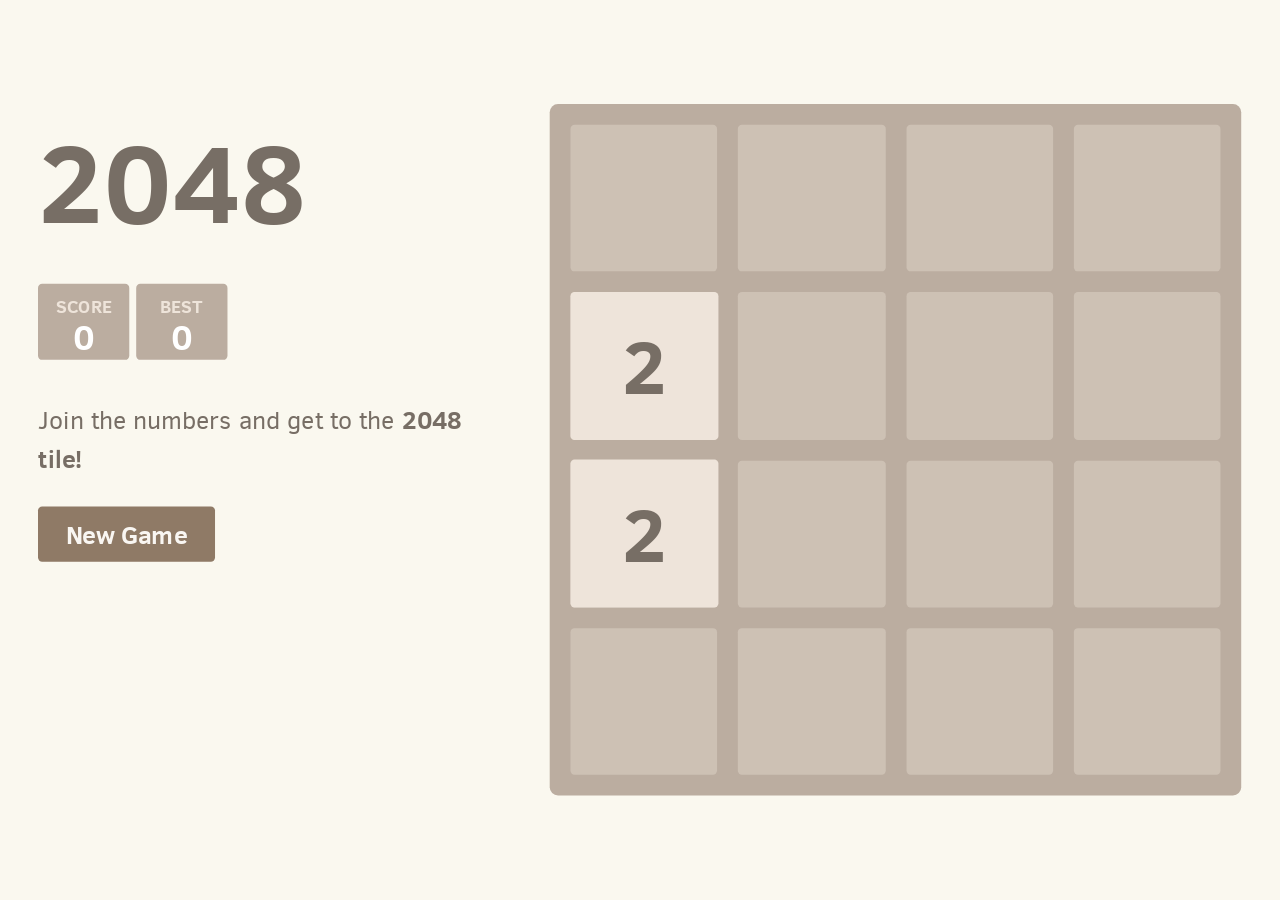
<file: app/games/2048/index.html>
<!DOCTYPE html>
<html>
<head>
  <meta charset="utf-8">
  <title>2048</title>

  <link href="style/main.css" rel="stylesheet" type="text/css">
  <style>
    /* On the TV: score and buttons on the left, the board on the right, all scaled to the screen by ../tv.js (data-fit).
       The how-to and notes below the board would sit off screen: they go. */
    html, body { height: 100%; overflow: hidden; }
    body { margin: 0; }
    .container { display: grid; grid-template-columns: 330px 500px; grid-column-gap: 40px; width: 870px; margin: 0; }
    .heading { grid-column: 1; grid-row: 1; }
    .heading .title { float: none; }
    .scores-container { float: none; text-align: left; margin-top: 10px; }
    .above-game { grid-column: 1; grid-row: 2; margin-top: 30px; }
    .game-intro { float: none; line-height: 1.5; margin-bottom: 20px; }
    .restart-button { float: none; display: inline-block; }
    .game-container { grid-column: 2; grid-row: 1 / span 3; margin-top: 0; }
    .game-explanation, .container > hr, .container > p:not(.game-intro) { display: none; }
  </style>
  <link rel="shortcut icon" href="favicon.ico"> <!-- iPhone 5+ --> <!-- iPhone, retina -->
  <meta name="apple-mobile-web-app-capable" content="yes">
  <meta name="apple-mobile-web-app-status-bar-style" content="black">

  <meta name="HandheldFriendly" content="True">
  <meta name="MobileOptimized" content="320">
  <meta name="viewport" content="width=device-width, target-densitydpi=160dpi, initial-scale=1.0, maximum-scale=1, user-scalable=no, minimal-ui">
</head>
<body>
  <div class="container">
    <div class="heading">
      <h1 class="title">2048</h1>
      <div class="scores-container">
        <div class="score-container">0</div>
        <div class="best-container">0</div>
      </div>
    </div>

    <div class="above-game">
      <p class="game-intro">Join the numbers and get to the <strong>2048 tile!</strong></p>
      <a class="restart-button">New Game</a>
    </div>

    <div class="game-container">
      <div class="game-message">
        <p></p>
        <div class="lower">
	        <a class="keep-playing-button">Keep going</a>
          <a class="retry-button">Try again</a>
        </div>
      </div>

      <div class="grid-container">
        <div class="grid-row">
          <div class="grid-cell"></div>
          <div class="grid-cell"></div>
          <div class="grid-cell"></div>
          <div class="grid-cell"></div>
        </div>
        <div class="grid-row">
          <div class="grid-cell"></div>
          <div class="grid-cell"></div>
          <div class="grid-cell"></div>
          <div class="grid-cell"></div>
        </div>
        <div class="grid-row">
          <div class="grid-cell"></div>
          <div class="grid-cell"></div>
          <div class="grid-cell"></div>
          <div class="grid-cell"></div>
        </div>
        <div class="grid-row">
          <div class="grid-cell"></div>
          <div class="grid-cell"></div>
          <div class="grid-cell"></div>
          <div class="grid-cell"></div>
        </div>
      </div>

      <div class="tile-container">

      </div>
    </div>

    <p class="game-explanation">
      <strong class="important">How to play:</strong> Use your <strong>arrow keys</strong> to move the tiles. When two tiles with the same number touch, they <strong>merge into one!</strong>
    </p>
    <hr>
    <p>
    <strong class="important">Note:</strong> This site is the official version of 2048. You can play it on your phone via <a href="http://git.io/2048">http://git.io/2048.</a> All other apps or sites are derivatives or fakes, and should be used with caution.
    </p>
    <hr>
    <p>
    Created by <a href="http://gabrielecirulli.com" target="_blank">Gabriele Cirulli.</a> Based on <a href="https://itunes.apple.com/us/app/1024!/id823499224" target="_blank">1024 by Veewo Studio</a> and conceptually similar to <a href="http://asherv.com/threes/" target="_blank">Threes by Asher Vollmer.</a>
    </p>
  </div>

  <script src="js/bind_polyfill.js"></script>
  <script src="js/classlist_polyfill.js"></script>
  <script src="js/animframe_polyfill.js"></script>
  <script src="js/keyboard_input_manager.js"></script>
  <script src="js/html_actuator.js"></script>
  <script src="js/grid.js"></script>
  <script src="js/tile.js"></script>
  <script src="js/local_storage_manager.js"></script>
  <script src="js/game_manager.js"></script>
  <script src="js/application.js"></script>
<script src="../tv.js" data-fit=".container"></script>
</body>
</html>
</file>
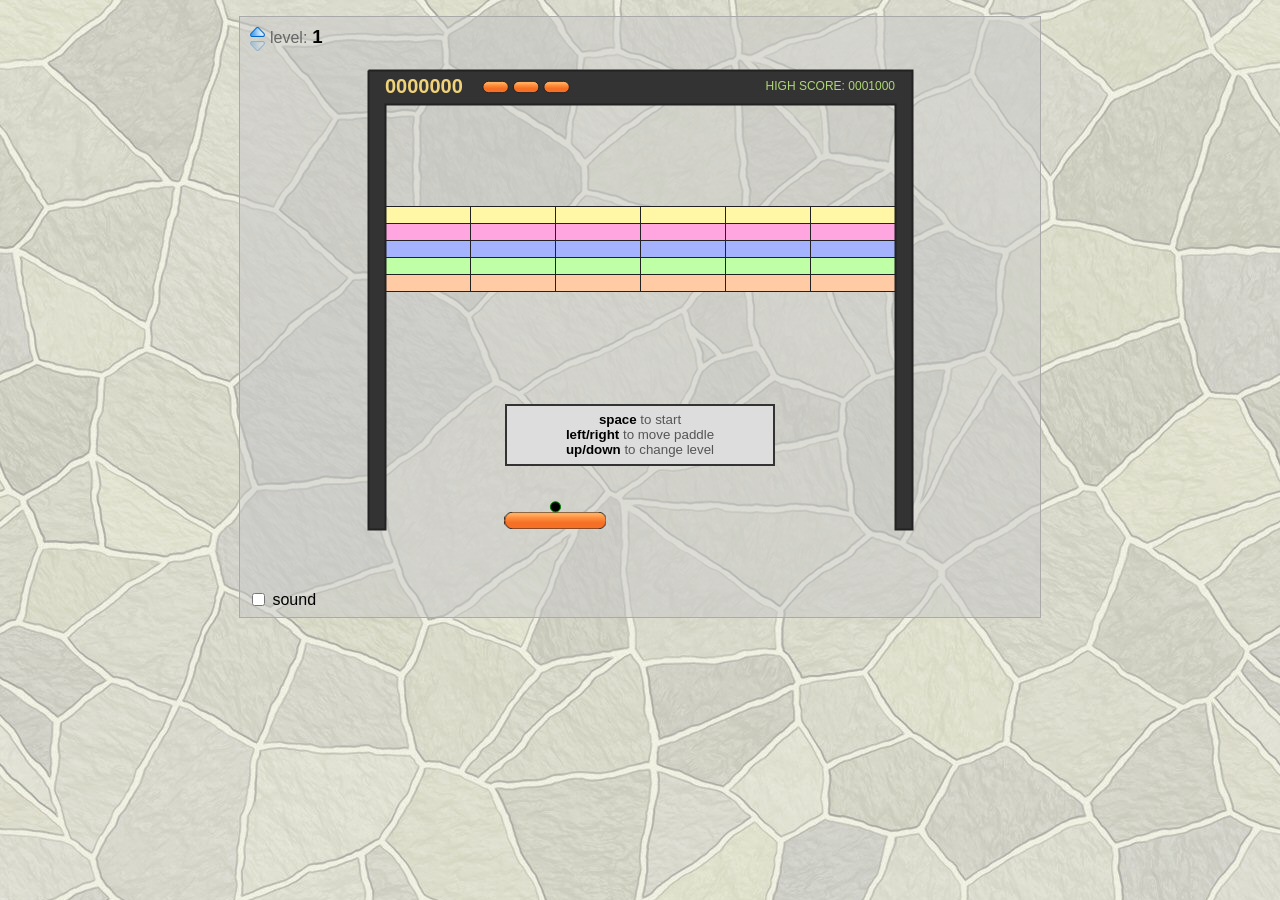
<file: app/games/pha-gach/index.html>
<!DOCTYPE html> 
<html>
<head>
  <title>Javascript Breakout</title>
  <meta http-equiv="Content-Type" content="text/html; charset=utf-8"/>
  <meta name="viewport" content="width=device-width", initial-scale=1.0, user-scalable="no"/>
  <link href="breakout.css" media="screen, print" rel="stylesheet" type="text/css" /> 
</head> 
 
<body> 


  <div id="breakout">
    <canvas id="canvas">
      <div class='unsupported'>
        Sorry, this example cannot be run because your browser does not support the &lt;canvas&gt; element
      </div>
    </canvas>
    <div id="levels">
      <img id="next" class="disabled" src="images/up.png"   title="next level">
      <img id="prev" class="disabled" src="images/down.png" title="previous level">
      <span id="label">level:</span><span id="level"></span>
    </div>
    <div id="controls">
      <input id='sound' type='checkbox' />
      <label for='sound'>sound</label>
    </div>
    <div id="instructions" style='display:none;'>
      <div class='keyboard'>
        <b>space</b> to start<br>
        <b>left/right</b> to move paddle<br>
        <b>up/down</b> to change level
      </div>
      <div class='touch'>
        <b>touch here</b> to start<br>
        <b>drag</b> paddle to move<br>
      </div>
    </div>
  </div>

  <script src="game.js"></script>
  <script src="breakout.js"></script>
  <script src="levels.js"></script>
  <script>
  Game.ready(function() {
    var game = Game.start('canvas', Breakout);
  });
  </script>

<script src="../tv.js"></script>
</body> 
</html>
</file>
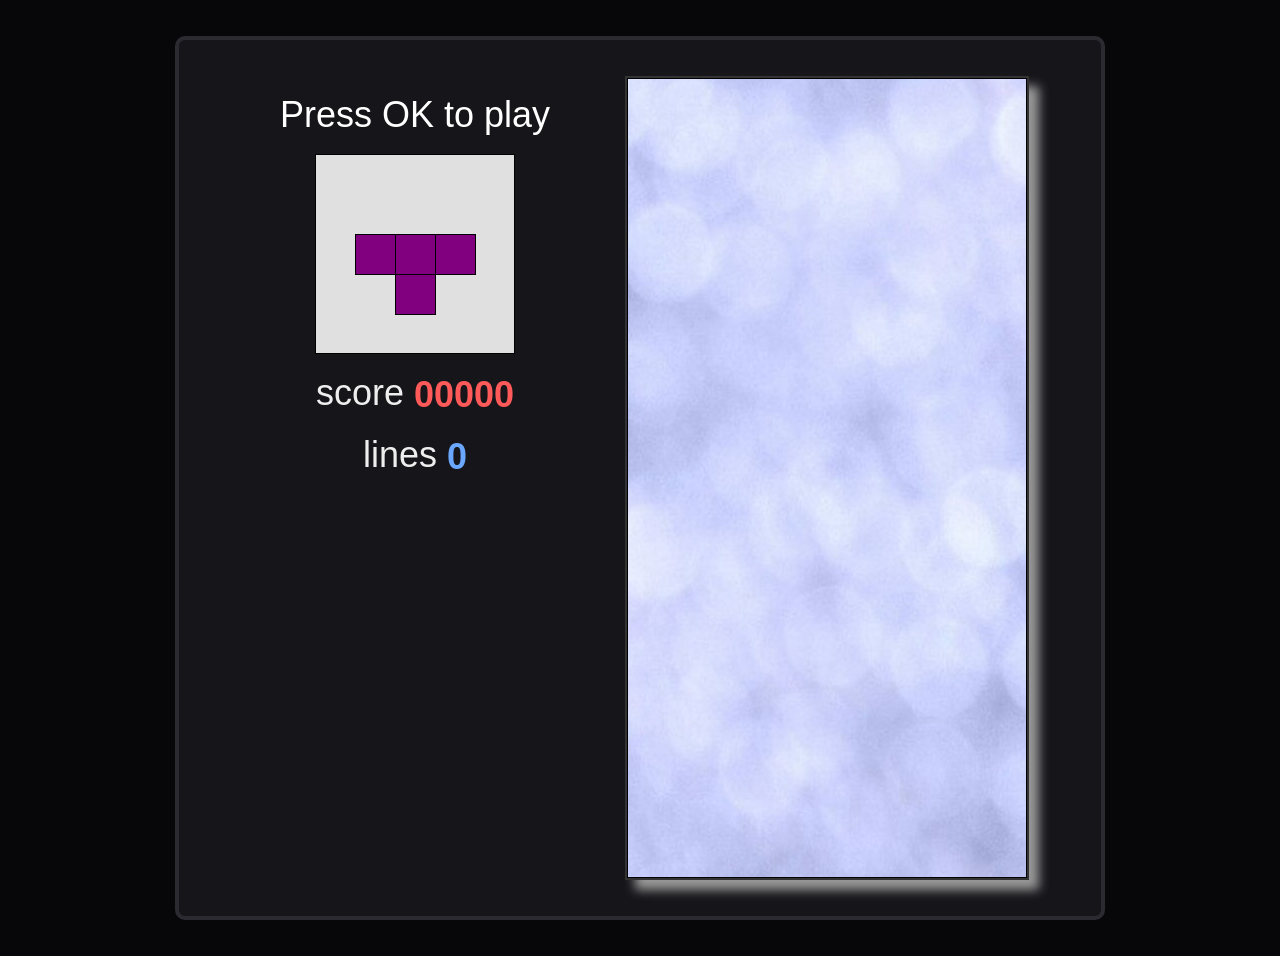
<file: app/games/xep-gach/index.html>
<!DOCTYPE html>
<html>
<head>
  <meta charset="utf-8">
  <title>Javascript Tetris</title>
  <style>
    body      { font-family: Helvetica, sans-serif; }
/* TV: dark page, no FPS meter */
html, body { background: #07070a; color: #eee; }
#tetris   { background: #15151a !important; border-color: #2a2a30 !important; color: #eee; }
#start a  { color: #fff !important; text-decoration: none; }
#score    { color: #ff5a5a !important; }
#rows     { color: #6aa8ff !important; }
#menu canvas#stats, #stats, #fps { display: none !important; }
    #tetris   { margin: 1em auto; padding: 1em; border: 4px solid black; border-radius: 10px; background-color: #F8F8F8; }
    #stats    { display: inline-block; vertical-align: top; }
    #canvas   { display: inline-block; vertical-align: top; background: url(texture.jpg); box-shadow: 10px 10px 10px #999; border: 2px solid #333; }
    #menu     { display: inline-block; vertical-align: top; position: relative; }
    #menu p   { margin: 0.5em 0; text-align: center; }
    #menu p a { text-decoration: none; color: black; }
    #upcoming { display: block; margin: 0 auto; background-color: #E0E0E0; }
    #score    { color: red; font-weight: bold; vertical-align: middle; }
    #rows     { color: blue; font-weight: bold; vertical-align: middle; }
    #stats    { position: absolute; bottom: 0em; right: 1em; }
    @media screen and (min-width:   0px) and (min-height:   0px)  { #tetris { font-size: 0.75em; width: 250px; } #menu { width: 100px; height: 200px; } #upcoming { width:  50px; height:  50px; } #canvas { width: 100px; height: 200px; } } /* 10px chunks */
    @media screen and (min-width: 400px) and (min-height: 400px)  { #tetris { font-size: 1.00em; width: 350px; } #menu { width: 150px; height: 300px; } #upcoming { width:  75px; height:  75px; } #canvas { width: 150px; height: 300px; } } /* 15px chunks */
    @media screen and (min-width: 500px) and (min-height: 500px)  { #tetris { font-size: 1.25em; width: 450px; } #menu { width: 200px; height: 400px; } #upcoming { width: 100px; height: 100px; } #canvas { width: 200px; height: 400px; } } /* 20px chunks */
    @media screen and (min-width: 600px) and (min-height: 600px)  { #tetris { font-size: 1.50em; width: 550px; } #menu { width: 250px; height: 500px; } #upcoming { width: 125px; height: 125px; } #canvas { width: 250px; height: 500px; } } /* 25px chunks */
    @media screen and (min-width: 700px) and (min-height: 700px)  { #tetris { font-size: 1.75em; width: 650px; } #menu { width: 300px; height: 600px; } #upcoming { width: 150px; height: 150px; } #canvas { width: 300px; height: 600px; } } /* 30px chunks */
    @media screen and (min-width: 800px) and (min-height: 800px)  { #tetris { font-size: 2.00em; width: 750px; } #menu { width: 350px; height: 700px; } #upcoming { width: 175px; height: 175px; } #canvas { width: 350px; height: 700px; } } /* 35px chunks */
    @media screen and (min-width: 900px) and (min-height: 900px)  { #tetris { font-size: 2.25em; width: 850px; } #menu { width: 400px; height: 800px; } #upcoming { width: 200px; height: 200px; } #canvas { width: 400px; height: 800px; } } /* 40px chunks */
  </style>
</head>

<body>

  <div id="tetris">
    <div id="menu">
      <p id="start"><a href="javascript:play();" data-en="Press OK to play">Bấm OK để chơi</a></p>
      <p><canvas id="upcoming"></canvas></p>
      <p><span data-en="score">điểm</span> <span id="score">00000</span></p>
      <p><span data-en="lines">hàng</span> <span id="rows">0</span></p>
    </div>
    <canvas id="canvas">
      Sorry, this example cannot be run because your browser does not support the &lt;canvas&gt; element
    </canvas>
  </div>

  <script src="stats.js"></script>
  <script>

    //-------------------------------------------------------------------------
    // base helper methods
    //-------------------------------------------------------------------------

    function get(id)        { return document.getElementById(id);  }
    function hide(id)       { get(id).style.visibility = 'hidden'; }
    function show(id)       { get(id).style.visibility = null;     }
    function html(id, html) { get(id).innerHTML = html;            }

    function timestamp()           { return new Date().getTime();                             }
    function random(min, max)      { return (min + (Math.random() * (max - min)));            }
    function randomChoice(choices) { return choices[Math.round(random(0, choices.length-1))]; }

    if (!window.requestAnimationFrame) { // http://paulirish.com/2011/requestanimationframe-for-smart-animating/
      window.requestAnimationFrame = window.webkitRequestAnimationFrame ||
                                     window.mozRequestAnimationFrame    ||
                                     window.oRequestAnimationFrame      ||
                                     window.msRequestAnimationFrame     ||
                                     function(callback, element) {
                                       window.setTimeout(callback, 1000 / 60);
                                     }
    }

    //-------------------------------------------------------------------------
    // game constants
    //-------------------------------------------------------------------------

    var KEY     = { ESC: 27, SPACE: 32, LEFT: 37, UP: 38, RIGHT: 39, DOWN: 40 },
        DIR     = { UP: 0, RIGHT: 1, DOWN: 2, LEFT: 3, MIN: 0, MAX: 3 },
        stats   = new Stats(),
        canvas  = get('canvas'),
        ctx     = canvas.getContext('2d'),
        ucanvas = get('upcoming'),
        uctx    = ucanvas.getContext('2d'),
        speed   = { start: 0.6, decrement: 0.005, min: 0.1 }, // how long before piece drops by 1 row (seconds)
        nx      = 10, // width of tetris court (in blocks)
        ny      = 20, // height of tetris court (in blocks)
        nu      = 5;  // width/height of upcoming preview (in blocks)

    //-------------------------------------------------------------------------
    // game variables (initialized during reset)
    //-------------------------------------------------------------------------

    var dx, dy,        // pixel size of a single tetris block
        blocks,        // 2 dimensional array (nx*ny) representing tetris court - either empty block or occupied by a 'piece'
        actions,       // queue of user actions (inputs)
        playing,       // true|false - game is in progress
        dt,            // time since starting this game
        current,       // the current piece
        next,          // the next piece
        score,         // the current score
        vscore,        // the currently displayed score (it catches up to score in small chunks - like a spinning slot machine)
        rows,          // number of completed rows in the current game
        step;          // how long before current piece drops by 1 row

    //-------------------------------------------------------------------------
    // tetris pieces
    //
    // blocks: each element represents a rotation of the piece (0, 90, 180, 270)
    //         each element is a 16 bit integer where the 16 bits represent
    //         a 4x4 set of blocks, e.g. j.blocks[0] = 0x44C0
    //
    //             0100 = 0x4 << 3 = 0x4000
    //             0100 = 0x4 << 2 = 0x0400
    //             1100 = 0xC << 1 = 0x00C0
    //             0000 = 0x0 << 0 = 0x0000
    //                               ------
    //                               0x44C0
    //
    //-------------------------------------------------------------------------

    var i = { size: 4, blocks: [0x0F00, 0x2222, 0x00F0, 0x4444], color: 'cyan'   };
    var j = { size: 3, blocks: [0x44C0, 0x8E00, 0x6440, 0x0E20], color: 'blue'   };
    var l = { size: 3, blocks: [0x4460, 0x0E80, 0xC440, 0x2E00], color: 'orange' };
    var o = { size: 2, blocks: [0xCC00, 0xCC00, 0xCC00, 0xCC00], color: 'yellow' };
    var s = { size: 3, blocks: [0x06C0, 0x8C40, 0x6C00, 0x4620], color: 'green'  };
    var t = { size: 3, blocks: [0x0E40, 0x4C40, 0x4E00, 0x4640], color: 'purple' };
    var z = { size: 3, blocks: [0x0C60, 0x4C80, 0xC600, 0x2640], color: 'red'    };

    //------------------------------------------------
    // do the bit manipulation and iterate through each
    // occupied block (x,y) for a given piece
    //------------------------------------------------
    function eachblock(type, x, y, dir, fn) {
      var bit, result, row = 0, col = 0, blocks = type.blocks[dir];
      for(bit = 0x8000 ; bit > 0 ; bit = bit >> 1) {
        if (blocks & bit) {
          fn(x + col, y + row);
        }
        if (++col === 4) {
          col = 0;
          ++row;
        }
      }
    }

    //-----------------------------------------------------
    // check if a piece can fit into a position in the grid
    //-----------------------------------------------------
    function occupied(type, x, y, dir) {
      var result = false
      eachblock(type, x, y, dir, function(x, y) {
        if ((x < 0) || (x >= nx) || (y < 0) || (y >= ny) || getBlock(x,y))
          result = true;
      });
      return result;
    }

    function unoccupied(type, x, y, dir) {
      return !occupied(type, x, y, dir);
    }

    //-----------------------------------------
    // start with 4 instances of each piece and
    // pick randomly until the 'bag is empty'
    //-----------------------------------------
    var pieces = [];
    function randomPiece() {
      if (pieces.length == 0)
        pieces = [i,i,i,i,j,j,j,j,l,l,l,l,o,o,o,o,s,s,s,s,t,t,t,t,z,z,z,z];
      var type = pieces.splice(random(0, pieces.length-1), 1)[0];
      return { type: type, dir: DIR.UP, x: Math.round(random(0, nx - type.size)), y: 0 };
    }


    //-------------------------------------------------------------------------
    // GAME LOOP
    //-------------------------------------------------------------------------

    function run() {

      showStats(); // initialize FPS counter
      addEvents(); // attach keydown and resize events

      var last = now = timestamp();
      function frame() {
        now = timestamp();
        update(Math.min(1, (now - last) / 1000.0)); // using requestAnimationFrame have to be able to handle large delta's caused when it 'hibernates' in a background or non-visible tab
        draw();
        stats.update();
        last = now;
        requestAnimationFrame(frame, canvas);
      }

      resize(); // setup all our sizing information
      reset();  // reset the per-game variables
      frame();  // start the first frame

    }

    function showStats() {
      stats.domElement.id = 'stats';
      get('menu').appendChild(stats.domElement);
    }

    function addEvents() {
      document.addEventListener('keydown', keydown, false);
      window.addEventListener('resize', resize, false);
    }

    function resize(event) {
      canvas.width   = canvas.clientWidth;  // set canvas logical size equal to its physical size
      canvas.height  = canvas.clientHeight; // (ditto)
      ucanvas.width  = ucanvas.clientWidth;
      ucanvas.height = ucanvas.clientHeight;
      dx = canvas.width  / nx; // pixel size of a single tetris block
      dy = canvas.height / ny; // (ditto)
      invalidate();
      invalidateNext();
    }

    function keydown(ev) {
      var handled = false;
      if (playing) {
        switch(ev.keyCode) {
          case KEY.LEFT:   actions.push(DIR.LEFT);  handled = true; break;
          case KEY.RIGHT:  actions.push(DIR.RIGHT); handled = true; break;
          case KEY.UP:     actions.push(DIR.UP);    handled = true; break;
          case KEY.DOWN:   actions.push(DIR.DOWN);  handled = true; break;
          case KEY.ESC:    lose();                  handled = true; break;
        }
      }
      else if (ev.keyCode == KEY.SPACE) {
        play();
        handled = true;
      }
      if (handled)
        ev.preventDefault(); // prevent arrow keys from scrolling the page (supported in IE9+ and all other browsers)
    }

    //-------------------------------------------------------------------------
    // GAME LOGIC
    //-------------------------------------------------------------------------

    function play() { hide('start'); reset();          playing = true;  }
    function lose() { show('start'); setVisualScore(); playing = false; }

    function setVisualScore(n)      { vscore = n || score; invalidateScore(); }
    function setScore(n)            { score = n; setVisualScore(n);  }
    function addScore(n)            { score = score + n;   }
    function clearScore()           { setScore(0); }
    function clearRows()            { setRows(0); }
    function setRows(n)             { rows = n; step = Math.max(speed.min, speed.start - (speed.decrement*rows)); invalidateRows(); }
    function addRows(n)             { setRows(rows + n); }
    function getBlock(x,y)          { return (blocks && blocks[x] ? blocks[x][y] : null); }
    function setBlock(x,y,type)     { blocks[x] = blocks[x] || []; blocks[x][y] = type; invalidate(); }
    function clearBlocks()          { blocks = []; invalidate(); }
    function clearActions()         { actions = []; }
    function setCurrentPiece(piece) { current = piece || randomPiece(); invalidate();     }
    function setNextPiece(piece)    { next    = piece || randomPiece(); invalidateNext(); }

    function reset() {
      dt = 0;
      clearActions();
      clearBlocks();
      clearRows();
      clearScore();
      setCurrentPiece(next);
      setNextPiece();
    }

    function update(idt) {
      if (playing) {
        if (vscore < score)
          setVisualScore(vscore + 1);
        handle(actions.shift());
        dt = dt + idt;
        if (dt > step) {
          dt = dt - step;
          drop();
        }
      }
    }

    function handle(action) {
      switch(action) {
        case DIR.LEFT:  move(DIR.LEFT);  break;
        case DIR.RIGHT: move(DIR.RIGHT); break;
        case DIR.UP:    rotate();        break;
        case DIR.DOWN:  drop();          break;
      }
    }

    function move(dir) {
      var x = current.x, y = current.y;
      switch(dir) {
        case DIR.RIGHT: x = x + 1; break;
        case DIR.LEFT:  x = x - 1; break;
        case DIR.DOWN:  y = y + 1; break;
      }
      if (unoccupied(current.type, x, y, current.dir)) {
        current.x = x;
        current.y = y;
        invalidate();
        return true;
      }
      else {
        return false;
      }
    }

    function rotate() {
      var newdir = (current.dir == DIR.MAX ? DIR.MIN : current.dir + 1);
      if (unoccupied(current.type, current.x, current.y, newdir)) {
        current.dir = newdir;
        invalidate();
      }
    }

    function drop() {
      if (!move(DIR.DOWN)) {
        addScore(10);
        dropPiece();
        removeLines();
        setCurrentPiece(next);
        setNextPiece(randomPiece());
        clearActions();
        if (occupied(current.type, current.x, current.y, current.dir)) {
          lose();
        }
      }
    }

    function dropPiece() {
      eachblock(current.type, current.x, current.y, current.dir, function(x, y) {
        setBlock(x, y, current.type);
      });
    }

    function removeLines() {
      var x, y, complete, n = 0;
      for(y = ny ; y > 0 ; --y) {
        complete = true;
        for(x = 0 ; x < nx ; ++x) {
          if (!getBlock(x, y))
            complete = false;
        }
        if (complete) {
          removeLine(y);
          y = y + 1; // recheck same line
          n++;
        }
      }
      if (n > 0) {
        addRows(n);
        addScore(100*Math.pow(2,n-1)); // 1: 100, 2: 200, 3: 400, 4: 800
      }
    }

    function removeLine(n) {
      var x, y;
      for(y = n ; y >= 0 ; --y) {
        for(x = 0 ; x < nx ; ++x)
          setBlock(x, y, (y == 0) ? null : getBlock(x, y-1));
      }
    }

    //-------------------------------------------------------------------------
    // RENDERING
    //-------------------------------------------------------------------------

    var invalid = {};

    function invalidate()         { invalid.court  = true; }
    function invalidateNext()     { invalid.next   = true; }
    function invalidateScore()    { invalid.score  = true; }
    function invalidateRows()     { invalid.rows   = true; }

    function draw() {
      ctx.save();
      ctx.lineWidth = 1;
      ctx.translate(0.5, 0.5); // for crisp 1px black lines
      drawCourt();
      drawNext();
      drawScore();
      drawRows();
      ctx.restore();
    }

    function drawCourt() {
      if (invalid.court) {
        ctx.clearRect(0, 0, canvas.width, canvas.height);
        if (playing)
          drawPiece(ctx, current.type, current.x, current.y, current.dir);
        var x, y, block;
        for(y = 0 ; y < ny ; y++) {
          for (x = 0 ; x < nx ; x++) {
            if (block = getBlock(x,y))
              drawBlock(ctx, x, y, block.color);
          }
        }
        ctx.strokeRect(0, 0, nx*dx - 1, ny*dy - 1); // court boundary
        invalid.court = false;
      }
    }

    function drawNext() {
      if (invalid.next) {
        var padding = (nu - next.type.size) / 2; // half-arsed attempt at centering next piece display
        uctx.save();
        uctx.translate(0.5, 0.5);
        uctx.clearRect(0, 0, nu*dx, nu*dy);
        drawPiece(uctx, next.type, padding, padding, next.dir);
        uctx.strokeStyle = 'black';
        uctx.strokeRect(0, 0, nu*dx - 1, nu*dy - 1);
        uctx.restore();
        invalid.next = false;
      }
    }

    function drawScore() {
      if (invalid.score) {
        html('score', ("00000" + Math.floor(vscore)).slice(-5));
        invalid.score = false;
      }
    }

    function drawRows() {
      if (invalid.rows) {
        html('rows', rows);
        invalid.rows = false;
      }
    }

    function drawPiece(ctx, type, x, y, dir) {
      eachblock(type, x, y, dir, function(x, y) {
        drawBlock(ctx, x, y, type.color);
      });
    }

    function drawBlock(ctx, x, y, color) {
      ctx.fillStyle = color;
      ctx.fillRect(x*dx, y*dy, dx, dy);
      ctx.strokeRect(x*dx, y*dy, dx, dy)
    }

    //-------------------------------------------------------------------------
    // FINALLY, lets run the game
    //-------------------------------------------------------------------------

    run();

  </script>

<script src="../tv.js" data-ok="32"></script>
</body>
</html>
</file>
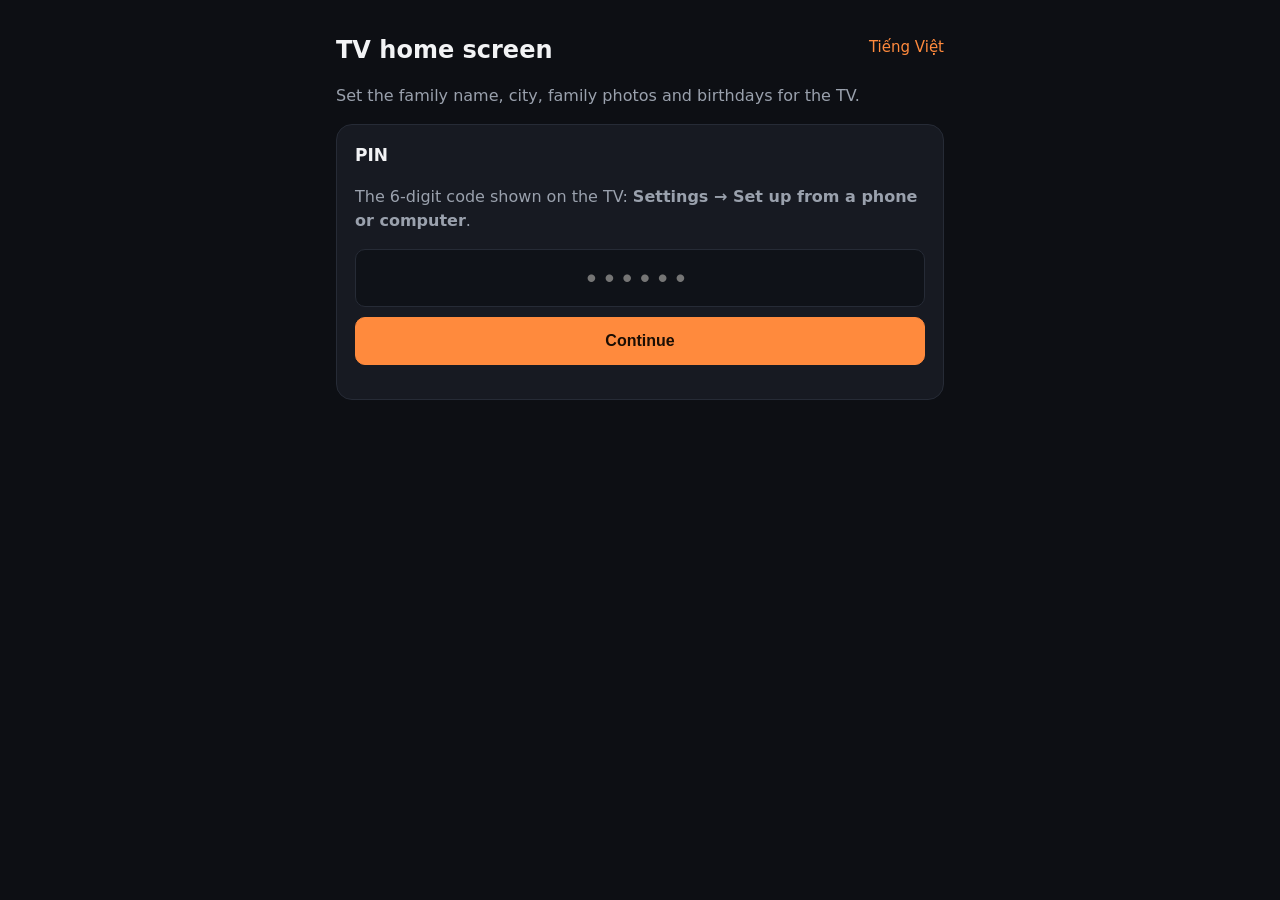
<file: app/service/setup.html>
<!doctype html>
<html lang="vi">
<head>
<meta charset="utf-8">
<meta name="viewport" content="width=device-width, initial-scale=1">
<title data-t>Cài đặt màn hình chính TV</title>
<style>
  :root { --bg: #0d0f14; --card: #171a22; --line: #262b36; --text: #f2f3f5; --dim: #9aa1ad; --accent: #ff8a3d; --bad: #ff6b6b; }
  * { box-sizing: border-box; }
  body { margin: 0; background: var(--bg); color: var(--text); font: 16px/1.5 system-ui, -apple-system, "Segoe UI", Roboto, sans-serif; }
  main { max-width: 640px; margin: 0 auto; padding: 24px 16px 64px; }
  h1 { font-size: 24px; margin: 8px 0 4px; }
  h2 { font-size: 17px; margin: 0 0 10px; }
  p, small { color: var(--dim); }
  small { display: block; margin-top: 6px; font-size: 13px; }
  section { background: var(--card); border: 1px solid var(--line); border-radius: 16px; padding: 18px; margin: 16px 0; }
  input[type=text], input[type=number], input:not([type]) { width: 100%; padding: 12px 14px; border-radius: 10px; border: 1px solid var(--line);
    background: #0f1218; color: var(--text); font-size: 16px; }
  input[type=file] { color: var(--dim); }
  button { padding: 11px 16px; border-radius: 10px; border: 1px solid var(--line); background: #222734; color: var(--text); font-size: 15px; cursor: pointer; }
  button.primary { width: 100%; background: var(--accent); border-color: var(--accent); color: #1b0e04; font-weight: 600; font-size: 16px; padding: 14px; }
  button.danger { color: var(--bad); }
  .row { display: flex; gap: 8px; align-items: center; margin-top: 10px; }
  .row input { flex: 1; }
  ul { list-style: none; padding: 0; margin: 8px 0 0; }
  li { padding: 10px 12px; border-radius: 10px; cursor: pointer; }
  li:hover, li:focus { background: #222734; }
  .bday { display: grid; grid-template-columns: 1fr 64px 64px auto auto; gap: 6px; align-items: center; margin-bottom: 8px; }
  .bday label { color: var(--dim); font-size: 13px; white-space: nowrap; }
  .now { color: var(--text); }
  .err { color: var(--bad); }
  .ok { color: #7bd88f; }
  #pin { font-size: 28px; letter-spacing: 8px; text-align: center; }
  .lang { float: right; margin-top: 12px; color: var(--accent); text-decoration: none; font-size: 15px; }
</style>
</head>
<body>
<main>
  <a href="#" class="lang" id="lang"></a>
  <h1 data-t>Màn hình chính TV</h1>
  <p id="who" data-t>Cài đặt tên nhà, thành phố, ảnh gia đình và sinh nhật cho TV.</p>

  <section id="pinBox">
    <h2 data-t>Mã PIN</h2>
    <p data-t>Mã 6 số hiện trên TV: <b>Cài đặt → Cài đặt bằng điện thoại / máy tính</b>.</p>
    <input id="pin" inputmode="numeric" maxlength="6" autocomplete="one-time-code" placeholder="••••••">
    <div class="row"><button class="primary" id="go" data-t>Tiếp tục</button></div>
    <p class="err" id="pinErr"></p>
  </section>

  <div id="app" hidden>
    <section>
      <h2 data-t>Tên nhà</h2>
      <div class="row"><input id="name" data-tp="Nhà An ❤ Bình & Mít"><button id="heart">❤</button></div>
      <small data-t>Hiện trong lời chào ("Chúc buổi tối, …") và trên màn hình chờ. ❤ hiện thành trái tim đỏ.</small>
    </section>

    <section>
      <h2 data-t>Thành phố (thời tiết, không khí)</h2>
      <input id="city" data-tp="Gõ tên: Cầu Giấy, Đà Lạt, Huế, Biên Hòa…">
      <ul id="cities"></ul>
      <small id="cityNow"></small>
    </section>

    <section>
      <h2 data-t>Sinh nhật người nhà</h2>
      <div id="bdays"></div>
      <button id="addBday" data-t>+ Thêm sinh nhật</button>
      <small data-t>Hiện ở hàng "Sắp tới" và trong Lịch. Tích "âm lịch" nếu là ngày âm.</small>
    </section>

    <button class="primary" id="save" data-t>Lưu tên nhà, thành phố, sinh nhật</button>
    <p id="saveMsg"></p>

    <section>
      <h2 data-t>Ảnh gia đình</h2>
      <p data-t>Chọn một hay nhiều ảnh. Ảnh được thu nhỏ ngay trên máy này (1920×1080) rồi mới gửi lên TV; ảnh dọc được đặt khung
        trên nền mờ. Ảnh hiện trên màn hình chờ và hình nền "Ảnh gia đình".</p>
      <input type="file" id="photos" accept="image/*" multiple>
      <p id="photoMsg"></p>
      <small id="photoNow"></small>
      <div class="row"><button class="danger" id="clear" data-t>Xóa hết ảnh gia đình trên TV</button></div>
    </section>

    <section>
      <h2 data-t>Ảnh avatar (góc phải màn hình)</h2>
      <input type="file" id="avatar" accept="image/*">
      <p id="avatarMsg"></p>
    </section>
  </div>
</main>

<script>
(function () {
  var W = 1920, H = 1080;
  var $ = function (id) { return document.getElementById(id); };

  // ---- language: the phone's own (vi or English), switchable with the link at the top ------------------

  var EN = {
    'Cài đặt màn hình chính TV': 'TV home screen setup',
    'Màn hình chính TV': 'TV home screen',
    'Cài đặt tên nhà, thành phố, ảnh gia đình và sinh nhật cho TV.': 'Set the family name, city, family photos and birthdays for the TV.',
    'Mã PIN': 'PIN',
    'Mã 6 số hiện trên TV: <b>Cài đặt → Cài đặt bằng điện thoại / máy tính</b>.': 'The 6-digit code shown on the TV: <b>Settings → Set up from a phone or computer</b>.',
    'Tiếp tục': 'Continue',
    'Tên nhà': 'Family name',
    'Nhà An ❤ Bình & Mít': 'The Nguyens ❤ Anna & Tom',
    'Thêm trái tim': 'Add a heart',
    'Hiện trong lời chào ("Chúc buổi tối, …") và trên màn hình chờ. ❤ hiện thành trái tim đỏ.': 'Shown in the greeting ("Good evening, …") and on the screensaver. ❤ becomes a red heart.',
    'Thành phố (thời tiết, không khí)': 'City (weather, air quality)',
    'Gõ tên: Cầu Giấy, Đà Lạt, Huế, Biên Hòa…': 'Type a name: Hanoi, London, Sydney…',
    'Sinh nhật người nhà': 'Family birthdays',
    '+ Thêm sinh nhật': '+ Add a birthday',
    'Hiện ở hàng "Sắp tới" và trong Lịch. Tích "âm lịch" nếu là ngày âm.': 'Shown in the "Coming up" row and in the Calendar. Tick "lunar" for a date in the lunar calendar.',
    'Lưu tên nhà, thành phố, sinh nhật': 'Save name, city and birthdays',
    'Ảnh gia đình': 'Family photos',
    'Chọn một hay nhiều ảnh. Ảnh được thu nhỏ ngay trên máy này (1920×1080) rồi mới gửi lên TV; ảnh dọc được đặt khung trên nền mờ. Ảnh hiện trên màn hình chờ và hình nền "Ảnh gia đình".': 'Pick one or more photos. They are resized on this device (1920×1080) before they go to the TV; portrait photos are framed on a blurred background. They appear on the screensaver and in the "Family photos" wallpaper.',
    'Xóa hết ảnh gia đình trên TV': 'Delete all family photos on the TV',
    'Ảnh avatar (góc phải màn hình)': 'Avatar (top right of the screen)',
    'Đang cài cho: {0}': 'Setting up: {0}',
    ' · bản {0}': ' · version {0}',
    'Đang dùng: {0}': 'Now: {0}',
    'Trên TV đang có {0} ảnh gia đình.': 'The TV has {0} family photos.',
    'Trên TV đang có {0} ảnh gia đình và ảnh avatar riêng.': 'The TV has {0} family photos and its own avatar.',
    'Sẽ dùng: {0} (bấm Lưu)': 'Will use: {0} (press Save)',
    'Không tìm được, thử lại.': 'Nothing found, try again.',
    'Tên (Bà, Mẹ, Bé An…)': 'Name (Grandma, Mum, Anna…)',
    'Ngày': 'Day',
    'Tháng': 'Month',
    'âm lịch': 'lunar',
    'Bỏ': 'Remove',
    'Đang gửi…': 'Sending…',
    'Đã gửi. TV cập nhật sau vài giây.': 'Sent. The TV updates in a few seconds.',
    'Không đọc được ảnh {0}': 'Could not read the photo {0}',
    'Đã gửi {0} ảnh. TV cập nhật sau vài giây.': 'Sent {0} photos. The TV updates in a few seconds.',
    'Chưa gửi được ảnh nào.': 'No photo could be sent.',
    'Đang xử lý và gửi {0}/{1}…': 'Resizing and sending {0}/{1}…',
    'Xóa hết ảnh gia đình trên TV?': 'Delete all family photos on the TV?',
    'Đã gửi lệnh xóa.': 'Delete sent.',
    'Sai mã PIN. Xem mã trên TV: Cài đặt → Cài đặt bằng điện thoại.': 'Wrong PIN. See the code on the TV: Settings → Set up from a phone or computer.',
    'Ảnh quá lớn': 'The photo is too large',
    'Dữ liệu không hợp lệ': 'Invalid data',
    'Không hiểu yêu cầu': 'Unknown request'
  };
  var lang = localStorage.getItem('nhaminh.setupLang') || (/^vi/i.test(navigator.language || '') ? 'vi' : 'en');

  function L(text) {
    var args = arguments, t = lang === 'en' && EN[text] !== undefined ? EN[text] : text;
    return t.replace(/\{(\d)\}/g, function (m, i) { return args[+i + 1]; });
  }

  // Static text: data-t elements (their HTML is the key) and data-tp placeholders, kept in Vietnamese in data-vi.
  function applyLang() {
    document.documentElement.lang = lang;
    Array.prototype.forEach.call(document.querySelectorAll('[data-t]'), function (el) {
      if (!el.hasAttribute('data-vi')) el.setAttribute('data-vi', el.innerHTML.replace(/\s+/g, ' ').trim());
      el.innerHTML = L(el.getAttribute('data-vi'));
    });
    Array.prototype.forEach.call(document.querySelectorAll('[data-tp]'), function (el) { el.placeholder = L(el.getAttribute('data-tp')); });
    $('heart').title = L('Thêm trái tim');
    $('lang').textContent = lang === 'en' ? 'Tiếng Việt' : 'English';
  }
  $('lang').onclick = function (e) {
    e.preventDefault();
    lang = lang === 'en' ? 'vi' : 'en';
    localStorage.setItem('nhaminh.setupLang', lang);
    applyLang();
    if (state) show(state);
  };
  var state = null;
  applyLang();
  var pin = sessionStorage.getItem('pin') || '';
  var place = null;   // the city picked from the search

  function api(method, path, body) {
    return fetch(path + (path.indexOf('?') < 0 ? '?' : '&') + 'pin=' + encodeURIComponent(pin), {
      method: method, headers: body ? { 'Content-Type': 'application/json' } : {}, body: body ? JSON.stringify(body) : undefined
    }).then(function (r) { return r.json().then(function (j) { if (!r.ok) throw new Error(j.error || r.status); return j; }); });
  }

  // ---- PIN --------------------------------------------------------------------------------------------

  function start() {
    api('GET', '/api/state').then(function (j) {
      sessionStorage.setItem('pin', pin);
      $('pinBox').hidden = true;
      $('app').hidden = false;
      show(j.state || {});
    }).catch(function (e) { $('pinErr').textContent = L(e.message); });
  }
  $('go').onclick = function () { pin = $('pin').value.trim(); start(); };
  $('pin').onkeydown = function (e) { if (e.key === 'Enter') $('go').click(); };
  if (pin) start();

  function show(s) {
    var first = !state;
    state = s;
    $('who').textContent = L('Đang cài cho: {0}', s.familyName || 'TV') + (s.version ? L(' · bản {0}', s.version) : '');
    if (first) $('name').value = s.familyName || '';
    $('cityNow').textContent = s.location ? L('Đang dùng: {0}', s.location.name) : '';
    $('photoNow').textContent = s.avatar ? L('Trên TV đang có {0} ảnh gia đình và ảnh avatar riêng.', s.photos || 0) :
      L('Trên TV đang có {0} ảnh gia đình.', s.photos || 0);
    if (!first) return;
    $('bdays').innerHTML = '';
    (s.birthdays || []).forEach(addBday);
  }

  $('heart').onclick = function () { var n = $('name'); n.value = (n.value.trim() + ' ❤ ').replace(/\s+/g, ' '); n.focus(); };

  // ---- city search (Open-Meteo geocoding, straight from this browser) ----------------------------------

  var searchTimer = null;
  $('city').oninput = function () {
    clearTimeout(searchTimer);
    var q = this.value.trim();
    if (q.length < 2) { $('cities').innerHTML = ''; return; }
    searchTimer = setTimeout(function () {
      fetch('https://geocoding-api.open-meteo.com/v1/search?count=8&format=json&language=' + lang + '&name=' + encodeURIComponent(q))
        .then(function (r) { return r.json(); })
        .then(function (j) {
          $('cities').innerHTML = '';
          (j.results || []).forEach(function (c) {
            var li = document.createElement('li');
            li.tabIndex = 0;
            li.textContent = [c.name, c.admin1, c.country].filter(Boolean).join(', ');
            li.onclick = function () {
              place = { name: c.name + (c.admin1 && c.admin1 !== c.name ? ', ' + c.admin1 : ''), latitude: c.latitude,
                longitude: c.longitude, timezone: c.timezone || 'auto' };
              $('city').value = li.textContent;
              $('cities').innerHTML = '';
              $('cityNow').textContent = L('Sẽ dùng: {0} (bấm Lưu)', place.name);
            };
            $('cities').appendChild(li);
          });
        }).catch(function () { $('cities').innerHTML = '<li>' + L('Không tìm được, thử lại.') + '</li>'; });
    }, 350);
  };

  // ---- birthdays ---------------------------------------------------------------------------------------

  function addBday(b) {
    b = b || {};
    var row = document.createElement('div');
    row.className = 'bday';
    row.innerHTML = '<input class="n" placeholder="' + L('Tên (Bà, Mẹ, Bé An…)') + '"><input class="d" type="number" min="1" max="31" placeholder="' +
      L('Ngày') + '"><input class="m" type="number" min="1" max="12" placeholder="' + L('Tháng') + '"><label><input class="l" type="checkbox"> ' +
      L('âm lịch') + '</label><button title="' + L('Bỏ') + '">✕</button>';
    row.querySelector('.n').value = b.name || '';
    row.querySelector('.d').value = b.day || '';
    row.querySelector('.m').value = b.month || '';
    row.querySelector('.l').checked = !!b.lunar;
    row.querySelector('button').onclick = function () { row.remove(); };
    $('bdays').appendChild(row);
  }
  $('addBday').onclick = function () { addBday(); };

  function birthdays() {
    return Array.prototype.map.call(document.querySelectorAll('.bday'), function (r) {
      return { name: r.querySelector('.n').value.trim(), day: +r.querySelector('.d').value, month: +r.querySelector('.m').value,
        lunar: r.querySelector('.l').checked };
    }).filter(function (b) { return b.name && b.day >= 1 && b.day <= 31 && b.month >= 1 && b.month <= 12; });
  }

  $('save').onclick = function () {
    var body = { familyName: $('name').value.trim(), birthdays: birthdays() };
    if (place) body.location = place;
    $('saveMsg').className = '';
    $('saveMsg').textContent = L('Đang gửi…');
    api('POST', '/api/profile', body).then(function () {
      $('saveMsg').className = 'ok';
      $('saveMsg').textContent = L('Đã gửi. TV cập nhật sau vài giây.');
    }).catch(function (e) { $('saveMsg').className = 'err'; $('saveMsg').textContent = L(e.message); });
  };

  // ---- photos: resized here, like tools/photos.py ------------------------------------------------------

  function loadImage(file) {
    return new Promise(function (resolve, reject) {
      var url = URL.createObjectURL(file), img = new Image();
      img.onload = function () { resolve(img); };
      img.onerror = function () { reject(new Error(L('Không đọc được ảnh {0}', file.name))); };
      img.src = url;
    });
  }

  function cover(ctx, img, anchorY) {
    var s = Math.max(W / img.naturalWidth, H / img.naturalHeight), w = img.naturalWidth * s, h = img.naturalHeight * s;
    ctx.drawImage(img, (W - w) / 2, -Math.max(0, Math.min(h - H, (h - H) * anchorY)), w, h);
  }

  function roundRect(ctx, x, y, w, h, r) {
    ctx.beginPath();
    ctx.moveTo(x + r, y); ctx.arcTo(x + w, y, x + w, y + h, r); ctx.arcTo(x + w, y + h, x, y + h, r);
    ctx.arcTo(x, y + h, x, y, r); ctx.arcTo(x, y, x + w, y, r); ctx.closePath();
  }

  /** Wide photos fill the frame; tall or square ones sit framed on a blurred copy of themselves. */
  function frame(img) {
    var c = document.createElement('canvas'), ctx = c.getContext('2d');
    c.width = W; c.height = H;
    if (img.naturalWidth / img.naturalHeight >= 1.6) {
      cover(ctx, img, 0.42);
    } else {
      // Blur by drawing small and scaling up (Safari has no canvas filter), then darken.
      var t = document.createElement('canvas'), tc = t.getContext('2d');
      t.width = 48; t.height = 27;
      tc.drawImage(img, 0, 0, 48, 27);
      ctx.imageSmoothingQuality = 'high';
      ctx.drawImage(t, 0, 0, W, H);
      ctx.fillStyle = 'rgba(0,0,0,0.5)';
      ctx.fillRect(0, 0, W, H);
      var ph = H - 110, pw = Math.round(img.naturalWidth * ph / img.naturalHeight), x0 = (W - pw) / 2, y0 = 55;
      ctx.save();
      ctx.shadowColor = 'rgba(0,0,0,0.55)'; ctx.shadowBlur = 56; ctx.shadowOffsetX = 8; ctx.shadowOffsetY = 22;
      roundRect(ctx, x0, y0, pw, ph, 34);
      ctx.fillStyle = '#000';
      ctx.fill();
      ctx.restore();
      ctx.save();
      roundRect(ctx, x0, y0, pw, ph, 34);
      ctx.clip();
      ctx.drawImage(img, x0, y0, pw, ph);
      ctx.restore();
    }
    return c.toDataURL('image/jpeg', 0.86);
  }

  function square(img) {
    var c = document.createElement('canvas'), s = Math.min(img.naturalWidth, img.naturalHeight);
    c.width = c.height = 256;
    c.getContext('2d').drawImage(img, (img.naturalWidth - s) / 2, (img.naturalHeight - s) / 2, s, s, 0, 0, 256, 256);
    return c.toDataURL('image/jpeg', 0.9);
  }

  function sendPhotos(files, kind, msg) {
    var i = 0, sent = 0;
    function next() {
      if (i >= files.length) {
        $(msg).className = sent ? 'ok' : 'err';
        $(msg).textContent = sent ? L('Đã gửi {0} ảnh. TV cập nhật sau vài giây.', sent) : L('Chưa gửi được ảnh nào.');
        return;
      }
      var f = files[i++];
      $(msg).className = '';
      $(msg).textContent = L('Đang xử lý và gửi {0}/{1}…', i, files.length);
      loadImage(f).then(function (img) {
        return api('POST', '/api/photo', { kind: kind, data: kind === 'avatar' ? square(img) : frame(img) });
      }).then(function () { sent++; next(); }).catch(function (e) { $(msg).className = 'err'; $(msg).textContent = L(e.message); next(); });
    }
    next();
  }

  $('photos').onchange = function () { sendPhotos(Array.prototype.slice.call(this.files), 'family', 'photoMsg'); this.value = ''; };
  $('avatar').onchange = function () { sendPhotos(Array.prototype.slice.call(this.files, 0, 1), 'avatar', 'avatarMsg'); this.value = ''; };
  $('clear').onclick = function () {
    if (!confirm(L('Xóa hết ảnh gia đình trên TV?'))) return;
    api('POST', '/api/clear-photos', {}).then(function () { $('photoMsg').className = 'ok'; $('photoMsg').textContent = L('Đã gửi lệnh xóa.'); })
      .catch(function (e) { $('photoMsg').className = 'err'; $('photoMsg').textContent = L(e.message); });
  };
})();
</script>
</body>
</html>
</file>
<file: app/games/2048/style/main.css>
@import url(fonts/clear-sans.css);
html, body {
  margin: 0;
  padding: 0;
  background: #faf8ef;
  color: #776e65;
  font-family: "Clear Sans", "Helvetica Neue", Arial, sans-serif;
  font-size: 18px; }

body {
  margin: 80px 0; }

.heading:after {
  content: "";
  display: block;
  clear: both; }

h1.title {
  font-size: 80px;
  font-weight: bold;
  margin: 0;
  display: block;
  float: left; }

@-webkit-keyframes move-up {
  0% {
    top: 25px;
    opacity: 1; }

  100% {
    top: -50px;
    opacity: 0; } }
@-moz-keyframes move-up {
  0% {
    top: 25px;
    opacity: 1; }

  100% {
    top: -50px;
    opacity: 0; } }
@keyframes move-up {
  0% {
    top: 25px;
    opacity: 1; }

  100% {
    top: -50px;
    opacity: 0; } }
.scores-container {
  float: right;
  text-align: right; }

.score-container, .best-container {
  position: relative;
  display: inline-block;
  background: #bbada0;
  padding: 15px 25px;
  font-size: 25px;
  height: 25px;
  line-height: 47px;
  font-weight: bold;
  border-radius: 3px;
  color: white;
  margin-top: 8px;
  text-align: center; }
  .score-container:after, .best-container:after {
    position: absolute;
    width: 100%;
    top: 10px;
    left: 0;
    text-transform: uppercase;
    font-size: 13px;
    line-height: 13px;
    text-align: center;
    color: #eee4da; }
  .score-container .score-addition, .best-container .score-addition {
    position: absolute;
    right: 30px;
    color: red;
    font-size: 25px;
    line-height: 25px;
    font-weight: bold;
    color: rgba(119, 110, 101, 0.9);
    z-index: 100;
    -webkit-animation: move-up 600ms ease-in;
    -moz-animation: move-up 600ms ease-in;
    animation: move-up 600ms ease-in;
    -webkit-animation-fill-mode: both;
    -moz-animation-fill-mode: both;
    animation-fill-mode: both; }

.score-container:after {
  content: "Score"; }

.best-container:after {
  content: "Best"; }

p {
  margin-top: 0;
  margin-bottom: 10px;
  line-height: 1.65; }

a {
  color: #776e65;
  font-weight: bold;
  text-decoration: underline;
  cursor: pointer; }

strong.important {
  text-transform: uppercase; }

hr {
  border: none;
  border-bottom: 1px solid #d8d4d0;
  margin-top: 20px;
  margin-bottom: 30px; }

.container {
  width: 500px;
  margin: 0 auto; }

@-webkit-keyframes fade-in {
  0% {
    opacity: 0; }

  100% {
    opacity: 1; } }
@-moz-keyframes fade-in {
  0% {
    opacity: 0; }

  100% {
    opacity: 1; } }
@keyframes fade-in {
  0% {
    opacity: 0; }

  100% {
    opacity: 1; } }
.game-container {
  margin-top: 40px;
  position: relative;
  padding: 15px;
  cursor: default;
  -webkit-touch-callout: none;
  -ms-touch-callout: none;
  -webkit-user-select: none;
  -moz-user-select: none;
  -ms-user-select: none;
  -ms-touch-action: none;
  touch-action: none;
  background: #bbada0;
  border-radius: 6px;
  width: 500px;
  height: 500px;
  -webkit-box-sizing: border-box;
  -moz-box-sizing: border-box;
  box-sizing: border-box; }
  .game-container .game-message {
    display: none;
    position: absolute;
    top: 0;
    right: 0;
    bottom: 0;
    left: 0;
    background: rgba(238, 228, 218, 0.5);
    z-index: 100;
    text-align: center;
    -webkit-animation: fade-in 800ms ease 1200ms;
    -moz-animation: fade-in 800ms ease 1200ms;
    animation: fade-in 800ms ease 1200ms;
    -webkit-animation-fill-mode: both;
    -moz-animation-fill-mode: both;
    animation-fill-mode: both; }
    .game-container .game-message p {
      font-size: 60px;
      font-weight: bold;
      height: 60px;
      line-height: 60px;
      margin-top: 222px; }
    .game-container .game-message .lower {
      display: block;
      margin-top: 59px; }
    .game-container .game-message a {
      display: inline-block;
      background: #8f7a66;
      border-radius: 3px;
      padding: 0 20px;
      text-decoration: none;
      color: #f9f6f2;
      height: 40px;
      line-height: 42px;
      margin-left: 9px; }
      .game-container .game-message a.keep-playing-button {
        display: none; }
    .game-container .game-message.game-won {
      background: rgba(237, 194, 46, 0.5);
      color: #f9f6f2; }
      .game-container .game-message.game-won a.keep-playing-button {
        display: inline-block; }
    .game-container .game-message.game-won, .game-container .game-message.game-over {
      display: block; }

.grid-container {
  position: absolute;
  z-index: 1; }

.grid-row {
  margin-bottom: 15px; }
  .grid-row:last-child {
    margin-bottom: 0; }
  .grid-row:after {
    content: "";
    display: block;
    clear: both; }

.grid-cell {
  width: 106.25px;
  height: 106.25px;
  margin-right: 15px;
  float: left;
  border-radius: 3px;
  background: rgba(238, 228, 218, 0.35); }
  .grid-cell:last-child {
    margin-right: 0; }

.tile-container {
  position: absolute;
  z-index: 2; }

.tile, .tile .tile-inner {
  width: 107px;
  height: 107px;
  line-height: 107px; }
.tile.tile-position-1-1 {
  -webkit-transform: translate(0px, 0px);
  -moz-transform: translate(0px, 0px);
  -ms-transform: translate(0px, 0px);
  transform: translate(0px, 0px); }
.tile.tile-position-1-2 {
  -webkit-transform: translate(0px, 121px);
  -moz-transform: translate(0px, 121px);
  -ms-transform: translate(0px, 121px);
  transform: translate(0px, 121px); }
.tile.tile-position-1-3 {
  -webkit-transform: translate(0px, 242px);
  -moz-transform: translate(0px, 242px);
  -ms-transform: translate(0px, 242px);
  transform: translate(0px, 242px); }
.tile.tile-position-1-4 {
  -webkit-transform: translate(0px, 363px);
  -moz-transform: translate(0px, 363px);
  -ms-transform: translate(0px, 363px);
  transform: translate(0px, 363px); }
.tile.tile-position-2-1 {
  -webkit-transform: translate(121px, 0px);
  -moz-transform: translate(121px, 0px);
  -ms-transform: translate(121px, 0px);
  transform: translate(121px, 0px); }
.tile.tile-position-2-2 {
  -webkit-transform: translate(121px, 121px);
  -moz-transform: translate(121px, 121px);
  -ms-transform: translate(121px, 121px);
  transform: translate(121px, 121px); }
.tile.tile-position-2-3 {
  -webkit-transform: translate(121px, 242px);
  -moz-transform: translate(121px, 242px);
  -ms-transform: translate(121px, 242px);
  transform: translate(121px, 242px); }
.tile.tile-position-2-4 {
  -webkit-transform: translate(121px, 363px);
  -moz-transform: translate(121px, 363px);
  -ms-transform: translate(121px, 363px);
  transform: translate(121px, 363px); }
.tile.tile-position-3-1 {
  -webkit-transform: translate(242px, 0px);
  -moz-transform: translate(242px, 0px);
  -ms-transform: translate(242px, 0px);
  transform: translate(242px, 0px); }
.tile.tile-position-3-2 {
  -webkit-transform: translate(242px, 121px);
  -moz-transform: translate(242px, 121px);
  -ms-transform: translate(242px, 121px);
  transform: translate(242px, 121px); }
.tile.tile-position-3-3 {
  -webkit-transform: translate(242px, 242px);
  -moz-transform: translate(242px, 242px);
  -ms-transform: translate(242px, 242px);
  transform: translate(242px, 242px); }
.tile.tile-position-3-4 {
  -webkit-transform: translate(242px, 363px);
  -moz-transform: translate(242px, 363px);
  -ms-transform: translate(242px, 363px);
  transform: translate(242px, 363px); }
.tile.tile-position-4-1 {
  -webkit-transform: translate(363px, 0px);
  -moz-transform: translate(363px, 0px);
  -ms-transform: translate(363px, 0px);
  transform: translate(363px, 0px); }
.tile.tile-position-4-2 {
  -webkit-transform: translate(363px, 121px);
  -moz-transform: translate(363px, 121px);
  -ms-transform: translate(363px, 121px);
  transform: translate(363px, 121px); }
.tile.tile-position-4-3 {
  -webkit-transform: translate(363px, 242px);
  -moz-transform: translate(363px, 242px);
  -ms-transform: translate(363px, 242px);
  transform: translate(363px, 242px); }
.tile.tile-position-4-4 {
  -webkit-transform: translate(363px, 363px);
  -moz-transform: translate(363px, 363px);
  -ms-transform: translate(363px, 363px);
  transform: translate(363px, 363px); }

.tile {
  position: absolute;
  -webkit-transition: 100ms ease-in-out;
  -moz-transition: 100ms ease-in-out;
  transition: 100ms ease-in-out;
  -webkit-transition-property: -webkit-transform;
  -moz-transition-property: -moz-transform;
  transition-property: transform; }
  .tile .tile-inner {
    border-radius: 3px;
    background: #eee4da;
    text-align: center;
    font-weight: bold;
    z-index: 10;
    font-size: 55px; }
  .tile.tile-2 .tile-inner {
    background: #eee4da;
    box-shadow: 0 0 30px 10px rgba(243, 215, 116, 0), inset 0 0 0 1px rgba(255, 255, 255, 0); }
  .tile.tile-4 .tile-inner {
    background: #ede0c8;
    box-shadow: 0 0 30px 10px rgba(243, 215, 116, 0), inset 0 0 0 1px rgba(255, 255, 255, 0); }
  .tile.tile-8 .tile-inner {
    color: #f9f6f2;
    background: #f2b179; }
  .tile.tile-16 .tile-inner {
    color: #f9f6f2;
    background: #f59563; }
  .tile.tile-32 .tile-inner {
    color: #f9f6f2;
    background: #f67c5f; }
  .tile.tile-64 .tile-inner {
    color: #f9f6f2;
    background: #f65e3b; }
  .tile.tile-128 .tile-inner {
    color: #f9f6f2;
    background: #edcf72;
    box-shadow: 0 0 30px 10px rgba(243, 215, 116, 0.2381), inset 0 0 0 1px rgba(255, 255, 255, 0.14286);
    font-size: 45px; }
    @media screen and (max-width: 520px) {
      .tile.tile-128 .tile-inner {
        font-size: 25px; } }
  .tile.tile-256 .tile-inner {
    color: #f9f6f2;
    background: #edcc61;
    box-shadow: 0 0 30px 10px rgba(243, 215, 116, 0.31746), inset 0 0 0 1px rgba(255, 255, 255, 0.19048);
    font-size: 45px; }
    @media screen and (max-width: 520px) {
      .tile.tile-256 .tile-inner {
        font-size: 25px; } }
  .tile.tile-512 .tile-inner {
    color: #f9f6f2;
    background: #edc850;
    box-shadow: 0 0 30px 10px rgba(243, 215, 116, 0.39683), inset 0 0 0 1px rgba(255, 255, 255, 0.2381);
    font-size: 45px; }
    @media screen and (max-width: 520px) {
      .tile.tile-512 .tile-inner {
        font-size: 25px; } }
  .tile.tile-1024 .tile-inner {
    color: #f9f6f2;
    background: #edc53f;
    box-shadow: 0 0 30px 10px rgba(243, 215, 116, 0.47619), inset 0 0 0 1px rgba(255, 255, 255, 0.28571);
    font-size: 35px; }
    @media screen and (max-width: 520px) {
      .tile.tile-1024 .tile-inner {
        font-size: 15px; } }
  .tile.tile-2048 .tile-inner {
    color: #f9f6f2;
    background: #edc22e;
    box-shadow: 0 0 30px 10px rgba(243, 215, 116, 0.55556), inset 0 0 0 1px rgba(255, 255, 255, 0.33333);
    font-size: 35px; }
    @media screen and (max-width: 520px) {
      .tile.tile-2048 .tile-inner {
        font-size: 15px; } }
  .tile.tile-super .tile-inner {
    color: #f9f6f2;
    background: #3c3a32;
    font-size: 30px; }
    @media screen and (max-width: 520px) {
      .tile.tile-super .tile-inner {
        font-size: 10px; } }

@-webkit-keyframes appear {
  0% {
    opacity: 0;
    -webkit-transform: scale(0);
    -moz-transform: scale(0);
    -ms-transform: scale(0);
    transform: scale(0); }

  100% {
    opacity: 1;
    -webkit-transform: scale(1);
    -moz-transform: scale(1);
    -ms-transform: scale(1);
    transform: scale(1); } }
@-moz-keyframes appear {
  0% {
    opacity: 0;
    -webkit-transform: scale(0);
    -moz-transform: scale(0);
    -ms-transform: scale(0);
    transform: scale(0); }

  100% {
    opacity: 1;
    -webkit-transform: scale(1);
    -moz-transform: scale(1);
    -ms-transform: scale(1);
    transform: scale(1); } }
@keyframes appear {
  0% {
    opacity: 0;
    -webkit-transform: scale(0);
    -moz-transform: scale(0);
    -ms-transform: scale(0);
    transform: scale(0); }

  100% {
    opacity: 1;
    -webkit-transform: scale(1);
    -moz-transform: scale(1);
    -ms-transform: scale(1);
    transform: scale(1); } }
.tile-new .tile-inner {
  -webkit-animation: appear 200ms ease 100ms;
  -moz-animation: appear 200ms ease 100ms;
  animation: appear 200ms ease 100ms;
  -webkit-animation-fill-mode: backwards;
  -moz-animation-fill-mode: backwards;
  animation-fill-mode: backwards; }

@-webkit-keyframes pop {
  0% {
    -webkit-transform: scale(0);
    -moz-transform: scale(0);
    -ms-transform: scale(0);
    transform: scale(0); }

  50% {
    -webkit-transform: scale(1.2);
    -moz-transform: scale(1.2);
    -ms-transform: scale(1.2);
    transform: scale(1.2); }

  100% {
    -webkit-transform: scale(1);
    -moz-transform: scale(1);
    -ms-transform: scale(1);
    transform: scale(1); } }
@-moz-keyframes pop {
  0% {
    -webkit-transform: scale(0);
    -moz-transform: scale(0);
    -ms-transform: scale(0);
    transform: scale(0); }

  50% {
    -webkit-transform: scale(1.2);
    -moz-transform: scale(1.2);
    -ms-transform: scale(1.2);
    transform: scale(1.2); }

  100% {
    -webkit-transform: scale(1);
    -moz-transform: scale(1);
    -ms-transform: scale(1);
    transform: scale(1); } }
@keyframes pop {
  0% {
    -webkit-transform: scale(0);
    -moz-transform: scale(0);
    -ms-transform: scale(0);
    transform: scale(0); }

  50% {
    -webkit-transform: scale(1.2);
    -moz-transform: scale(1.2);
    -ms-transform: scale(1.2);
    transform: scale(1.2); }

  100% {
    -webkit-transform: scale(1);
    -moz-transform: scale(1);
    -ms-transform: scale(1);
    transform: scale(1); } }
.tile-merged .tile-inner {
  z-index: 20;
  -webkit-animation: pop 200ms ease 100ms;
  -moz-animation: pop 200ms ease 100ms;
  animation: pop 200ms ease 100ms;
  -webkit-animation-fill-mode: backwards;
  -moz-animation-fill-mode: backwards;
  animation-fill-mode: backwards; }

.above-game:after {
  content: "";
  display: block;
  clear: both; }

.game-intro {
  float: left;
  line-height: 42px;
  margin-bottom: 0; }

.restart-button {
  display: inline-block;
  background: #8f7a66;
  border-radius: 3px;
  padding: 0 20px;
  text-decoration: none;
  color: #f9f6f2;
  height: 40px;
  line-height: 42px;
  display: block;
  text-align: center;
  float: right; }

.game-explanation {
  margin-top: 50px; }

@media screen and (max-width: 520px) {
  html, body {
    font-size: 15px; }

  body {
    margin: 20px 0;
    padding: 0 20px; }

  h1.title {
    font-size: 27px;
    margin-top: 15px; }

  .container {
    width: 280px;
    margin: 0 auto; }

  .score-container, .best-container {
    margin-top: 0;
    padding: 15px 10px;
    min-width: 40px; }

  .heading {
    margin-bottom: 10px; }

  .game-intro {
    width: 55%;
    display: block;
    box-sizing: border-box;
    line-height: 1.65; }

  .restart-button {
    width: 42%;
    padding: 0;
    display: block;
    box-sizing: border-box;
    margin-top: 2px; }

  .game-container {
    margin-top: 17px;
    position: relative;
    padding: 10px;
    cursor: default;
    -webkit-touch-callout: none;
    -ms-touch-callout: none;
    -webkit-user-select: none;
    -moz-user-select: none;
    -ms-user-select: none;
    -ms-touch-action: none;
    touch-action: none;
    background: #bbada0;
    border-radius: 6px;
    width: 280px;
    height: 280px;
    -webkit-box-sizing: border-box;
    -moz-box-sizing: border-box;
    box-sizing: border-box; }
    .game-container .game-message {
      display: none;
      position: absolute;
      top: 0;
      right: 0;
      bottom: 0;
      left: 0;
      background: rgba(238, 228, 218, 0.5);
      z-index: 100;
      text-align: center;
      -webkit-animation: fade-in 800ms ease 1200ms;
      -moz-animation: fade-in 800ms ease 1200ms;
      animation: fade-in 800ms ease 1200ms;
      -webkit-animation-fill-mode: both;
      -moz-animation-fill-mode: both;
      animation-fill-mode: both; }
      .game-container .game-message p {
        font-size: 60px;
        font-weight: bold;
        height: 60px;
        line-height: 60px;
        margin-top: 222px; }
      .game-container .game-message .lower {
        display: block;
        margin-top: 59px; }
      .game-container .game-message a {
        display: inline-block;
        background: #8f7a66;
        border-radius: 3px;
        padding: 0 20px;
        text-decoration: none;
        color: #f9f6f2;
        height: 40px;
        line-height: 42px;
        margin-left: 9px; }
        .game-container .game-message a.keep-playing-button {
          display: none; }
      .game-container .game-message.game-won {
        background: rgba(237, 194, 46, 0.5);
        color: #f9f6f2; }
        .game-container .game-message.game-won a.keep-playing-button {
          display: inline-block; }
      .game-container .game-message.game-won, .game-container .game-message.game-over {
        display: block; }

  .grid-container {
    position: absolute;
    z-index: 1; }

  .grid-row {
    margin-bottom: 10px; }
    .grid-row:last-child {
      margin-bottom: 0; }
    .grid-row:after {
      content: "";
      display: block;
      clear: both; }

  .grid-cell {
    width: 57.5px;
    height: 57.5px;
    margin-right: 10px;
    float: left;
    border-radius: 3px;
    background: rgba(238, 228, 218, 0.35); }
    .grid-cell:last-child {
      margin-right: 0; }

  .tile-container {
    position: absolute;
    z-index: 2; }

  .tile, .tile .tile-inner {
    width: 58px;
    height: 58px;
    line-height: 58px; }
  .tile.tile-position-1-1 {
    -webkit-transform: translate(0px, 0px);
    -moz-transform: translate(0px, 0px);
    -ms-transform: translate(0px, 0px);
    transform: translate(0px, 0px); }
  .tile.tile-position-1-2 {
    -webkit-transform: translate(0px, 67px);
    -moz-transform: translate(0px, 67px);
    -ms-transform: translate(0px, 67px);
    transform: translate(0px, 67px); }
  .tile.tile-position-1-3 {
    -webkit-transform: translate(0px, 135px);
    -moz-transform: translate(0px, 135px);
    -ms-transform: translate(0px, 135px);
    transform: translate(0px, 135px); }
  .tile.tile-position-1-4 {
    -webkit-transform: translate(0px, 202px);
    -moz-transform: translate(0px, 202px);
    -ms-transform: translate(0px, 202px);
    transform: translate(0px, 202px); }
  .tile.tile-position-2-1 {
    -webkit-transform: translate(67px, 0px);
    -moz-transform: translate(67px, 0px);
    -ms-transform: translate(67px, 0px);
    transform: translate(67px, 0px); }
  .tile.tile-position-2-2 {
    -webkit-transform: translate(67px, 67px);
    -moz-transform: translate(67px, 67px);
    -ms-transform: translate(67px, 67px);
    transform: translate(67px, 67px); }
  .tile.tile-position-2-3 {
    -webkit-transform: translate(67px, 135px);
    -moz-transform: translate(67px, 135px);
    -ms-transform: translate(67px, 135px);
    transform: translate(67px, 135px); }
  .tile.tile-position-2-4 {
    -webkit-transform: translate(67px, 202px);
    -moz-transform: translate(67px, 202px);
    -ms-transform: translate(67px, 202px);
    transform: translate(67px, 202px); }
  .tile.tile-position-3-1 {
    -webkit-transform: translate(135px, 0px);
    -moz-transform: translate(135px, 0px);
    -ms-transform: translate(135px, 0px);
    transform: translate(135px, 0px); }
  .tile.tile-position-3-2 {
    -webkit-transform: translate(135px, 67px);
    -moz-transform: translate(135px, 67px);
    -ms-transform: translate(135px, 67px);
    transform: translate(135px, 67px); }
  .tile.tile-position-3-3 {
    -webkit-transform: translate(135px, 135px);
    -moz-transform: translate(135px, 135px);
    -ms-transform: translate(135px, 135px);
    transform: translate(135px, 135px); }
  .tile.tile-position-3-4 {
    -webkit-transform: translate(135px, 202px);
    -moz-transform: translate(135px, 202px);
    -ms-transform: translate(135px, 202px);
    transform: translate(135px, 202px); }
  .tile.tile-position-4-1 {
    -webkit-transform: translate(202px, 0px);
    -moz-transform: translate(202px, 0px);
    -ms-transform: translate(202px, 0px);
    transform: translate(202px, 0px); }
  .tile.tile-position-4-2 {
    -webkit-transform: translate(202px, 67px);
    -moz-transform: translate(202px, 67px);
    -ms-transform: translate(202px, 67px);
    transform: translate(202px, 67px); }
  .tile.tile-position-4-3 {
    -webkit-transform: translate(202px, 135px);
    -moz-transform: translate(202px, 135px);
    -ms-transform: translate(202px, 135px);
    transform: translate(202px, 135px); }
  .tile.tile-position-4-4 {
    -webkit-transform: translate(202px, 202px);
    -moz-transform: translate(202px, 202px);
    -ms-transform: translate(202px, 202px);
    transform: translate(202px, 202px); }

  .tile .tile-inner {
    font-size: 35px; }

  .game-message p {
    font-size: 30px !important;
    height: 30px !important;
    line-height: 30px !important;
    margin-top: 90px !important; }
  .game-message .lower {
    margin-top: 30px !important; } }
</file>
<file: app/games/pha-gach/breakout.css>
/*******************************/
/* global document body styles */
/*******************************/

body {
        font: 12pt Arial, Helvetica, sans-serif;
     padding: 0;
      margin: 0;
  background: url(images/paving.jpg);
}

/**************************/
/* unique id-based styles */
/**************************/

#breakout {
  position: relative;
}

#canvas {
  -webkit-transform: translateZ(0); /* force hardware acceleration in chrome */
}

#levels {
     position: absolute;
         left: 10px;
          top: 10px;
        color: #666;
  line-height: 20px;
}

#levels #next  { position: absolute;            }
#levels #prev  { position: absolute; top: 14px; }
#levels #label { padding-left: 20px; }
#levels #level { font-size: 14pt; padding-left: 5px; font-weight: bold; color: black; }

#levels img                 { cursor: pointer; }
#levels img.disabled        { opacity: 0.3; cursor: default; }
#levels img:active          { margin-top: 1px; margin-left: 1px; }
#levels img.disabled:active { margin-top: 0; margin-left: 0; }

#instructions {
  background: #DDD;
      border: 2px solid #333;
       color: #555;
     padding: 0.5em 1em;
 white-space: nowrap;
  text-align: center;
       width: 18em;
      margin: 0 auto;
    position: relative;
         top: -16em;
}
#instructions b { color: black; }

#instructions       .keyboard { display: block; }
#instructions       .touch    { display: none;  }
#instructions.touch .keyboard { display: none;  }
#instructions.touch .touch    { display: block; }

#controls {
  position: absolute;
    bottom: 0.5em;
      left: 0.5em;
}
#controls input,
#controls label { vertical-align: middle; }

/********************************/
/* re-usable class-based styles */
/********************************/

.unsupported {
            border: 1px solid yellow;
             color: black;
  background-color: #FFFFAD;
           padding: 2em;
            margin: 5em;
           display: inline-block;
}

/*****************************/
/* @media query based layout */
/*****************************/

@media screen and (min-width: 0px) {
  #breakout     { display: block; width: 640px; height: 480px; margin: 1em auto; border: 1px solid #AAA; }
  #canvas       { display: block; width: 640px; height: 480px; }
  #instructions { font-size: 8pt; }
}

@media screen and (min-width: 1200px) {
  #breakout     { width: 800px; height: 600px; }
  #canvas       { width: 800px; height: 600px; }
  #instructions { font-size: 10pt; }
}

@media screen and (min-width: 1600px) {
  #breakout     { width: 1024px; height: 768px; }
  #canvas       { width: 1024px; height: 768px; }
  #instructions { font-size: 11pt; }
}
</file>
